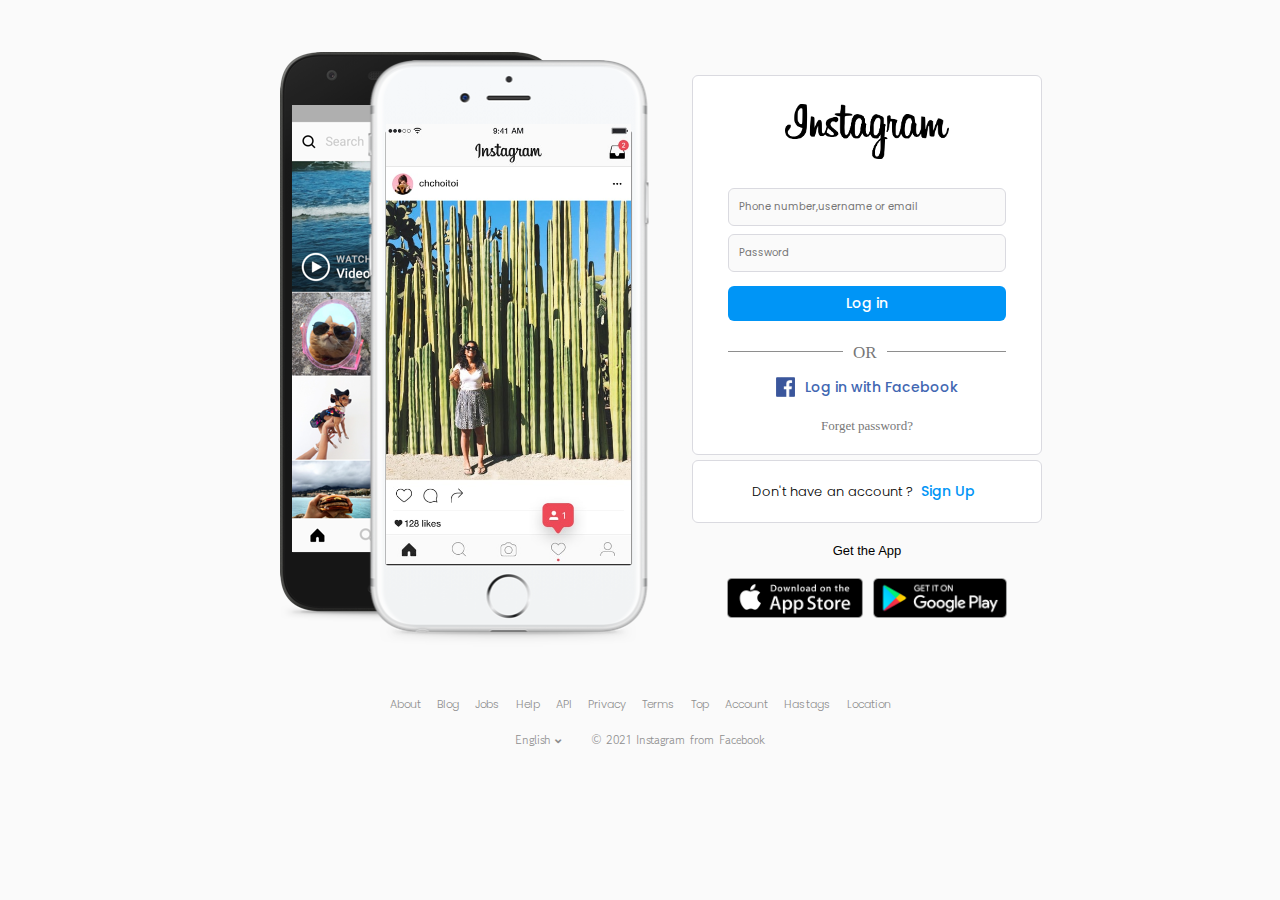
<file: instagram form design/index.html>
<!DOCTYPE html>
<html lang="en">
<head>
    <meta charset="UTF-8">
    <meta http-equiv="X-UA-Compatible" content="IE=edge">
    <meta name="viewport" content="width=device-width, initial-scale=1.0">   
    <title>Instagram |Login page</title>

    <link rel="stylesheet" href="file.css">

    <link rel="stylesheet" href="https://cdnjs.cloudflare.com/ajax/libs/font-awesome/5.15.3/css/all.min.css">

    <link rel="apple-touch-icon" sizes="180x180" href="data/favicon_io/apple-touch-icon.png">
<link rel="icon" type="image/png" sizes="32x32" href="data/favicon_io/favicon-32x32.png">
<link rel="icon" type="image/png" sizes="16x16" href="data/favicon_io/favicon-16x16.png">
<link rel="manifest" href="data/favicon_io/site.webmanifest">
</head>
<body>
    <div class="container">
        <div class="image">
            <img src="data/screen.png" class="seton" alt="">
            <div class="setimg"></div>
        </div>
        <div class="content-box">
            <div class="box-1">
                <img src="data/i.png" class="i" alt="">
                <div class="input-box">
                    <input type="text" autofocus placeholder="Phone number,username or email">
                </div>               
                <div class="input-box">
                    <input type="password" autofocus placeholder="Password">
                </div>  
                <button type="submit">Log in</button> 
                
                <div class="line"></div>
                
                <div class="fb">
                    <img src="data/fb.png" alt="">
                    Log in with Facebook
                </div>

                <div class="forget">
                    Forget password?
                </div>
            </div>           
            <div class="box-2">
                Don't have an account ? <a href="#">Sign Up</a>
            </div>           
            <div class="box-3">
                <p>Get the App</p>
                <div class="imgbx">
                    <img src="data/app1.png" alt="no image">
                    <img src="data/app2.png" alt="no image">
                </div>
            </div>           
        </div>     
        
    </div>
    <div class="footer1">
        <ul class="list1">
            <li>About</li>
            <li>Blog</li>
            <li>Jobs</li>
            <li>Help</li>
            <li>API</li>
            <li>Privacy</li>
            <li>Terms</li>
            <li>Top</li>
            <li>Account</li>
            <li>Hastags</li>
            <li>Location</li>
        </ul>
        <ul class="list2">
            <li>English <i class="fa fa-angle-down"></i></li>
            <li>&copy; 2021 Instagram from Facebook</li>
        </ul>
    </div>
</body>
</html>
</file>
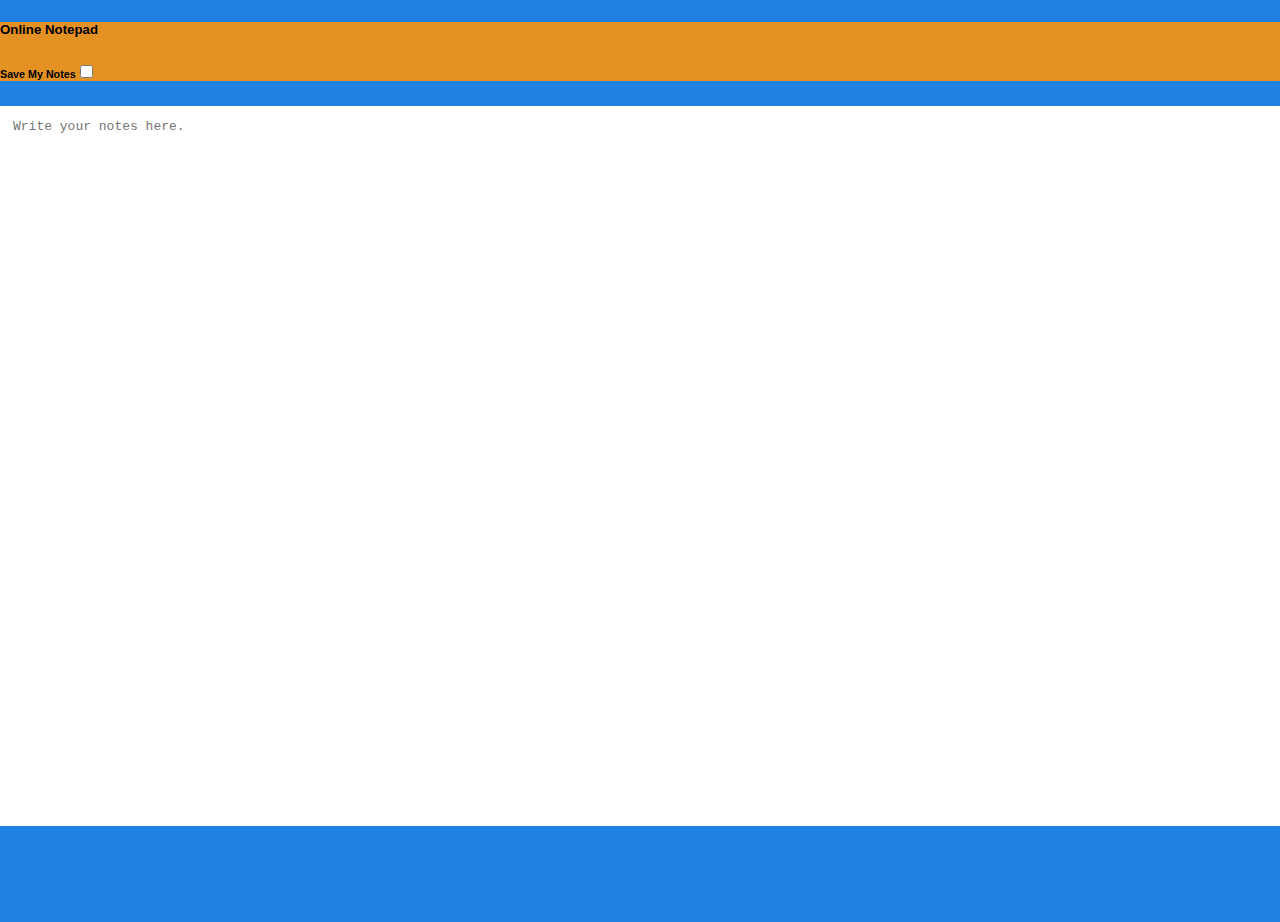
<file: Online Notepad/index.html>
<!DOCTYPE html>
<html lang="en">
<head>
    <meta charset="UTF-8">
    <meta http-equiv="X-UA-Compatible" content="IE=edge">
    <meta name="viewport" content="width=device-width, initial-scale=1.0">
    <link href="https://cdn.jsdelivr.net/npm/bootstrap@5.0.1/dist/css/bootstrap.min.css" rel="stylesheet" integrity="sha384-+0n0xVW2eSR5OomGNYDnhzAbDsOXxcvSN1TPprVMTNDbiYZCxYbOOl7+AMvyTG2x" crossorigin="anonymous">
    <link rel="stylesheet" href="style.css">
    <title>Number of days in month checker</title>
</head>
<body>
    <div class="card" id="">
        <div id="child" class="card-header d-flex justify-content-between">
            <h5 id="heading">Online Notepad</h5>
            <h6>Save My Notes<input class="ms-2" id="feature-flag" type="checkbox"></h6>
        </div>
        <textarea id="textarea" style="resize: none; height: 80vh;" class="border-0 card-body overflow-scroll" placeholder="Write your notes here."></textarea>
    </div>
    <script src="script.js"></script>
</body>
</html>
</file>
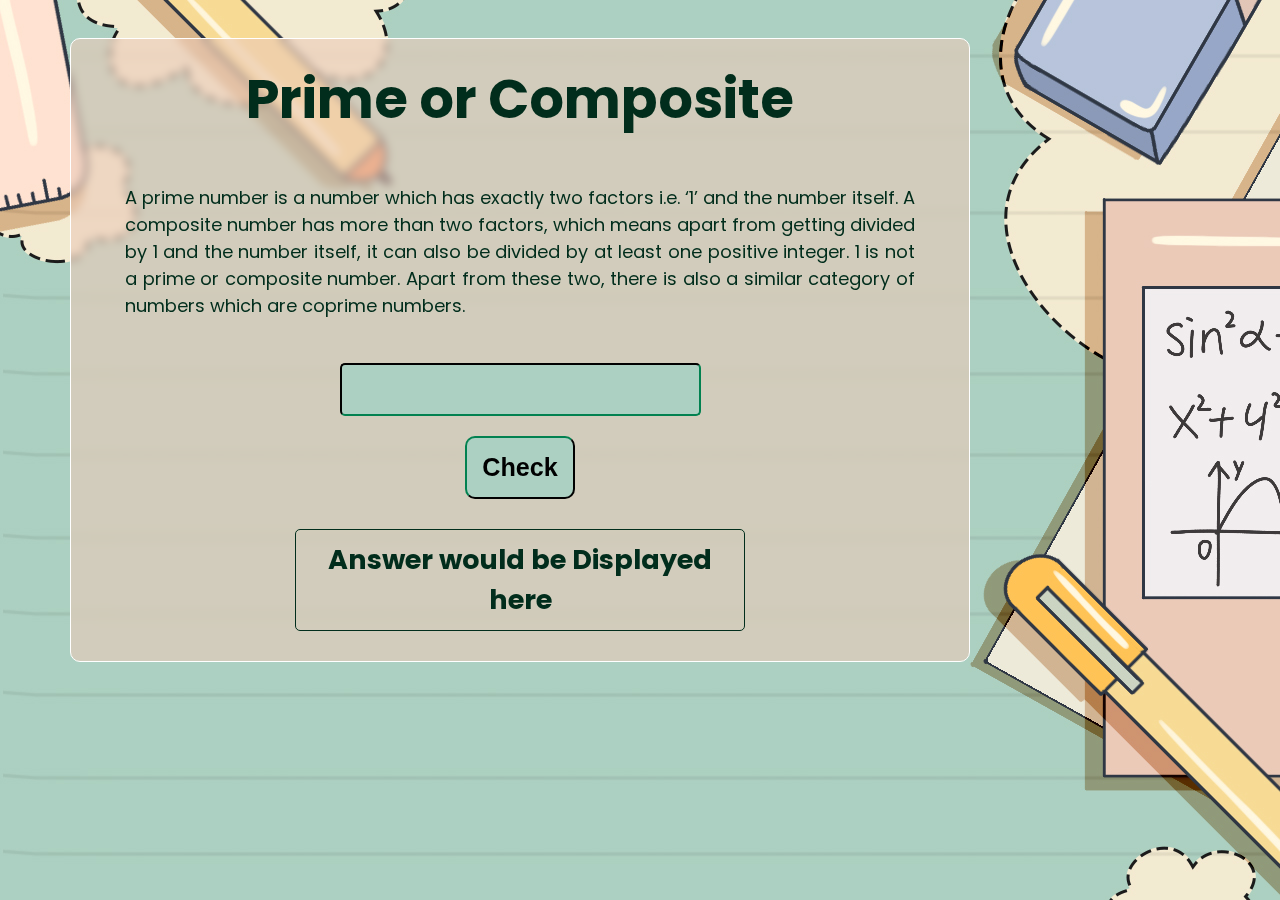
<file: prime number checker/index.html>
<!DOCTYPE html>
<html lang="en">
<head>
   <!-- meta tags -->
   <meta charset="UTF-8">
   <meta http-equiv="X-UA-Compatible" content="IE=edge">
   <meta name="viewport" content="width=device-width, initial-scale=1.0">
   <meta name="description" content="A website to check the ">
   <!-- links  -->
   <link rel="shortcut icon" href="fav-icon.png" type="image/x-icon">
   <link rel="stylesheet" href="styles.css">
   <script src="main.js"></script>
   <!-- title -->
   <title>Prime or Composite</title>
</head>

<body>
   <div class="container">
      <div class="form">
      <h1>Prime or Composite</h1>
      <p>A prime number is a number which has exactly two factors i.e. ‘1’ and the number itself. A composite number has more than two factors, which means apart from getting divided by 1 and the number itself, it can also be divided by at least one positive integer. 1 is not a prime or composite number. Apart from these two, there is also a similar category of numbers which are coprime numbers.</p>
      <input type="text" id="num"> <br>
      <button onclick="prime()" >Check</button>
      <h2 id="ans">Answer would be Displayed here</h2>
   </div>
   </div>
</body>
</html>
</file>
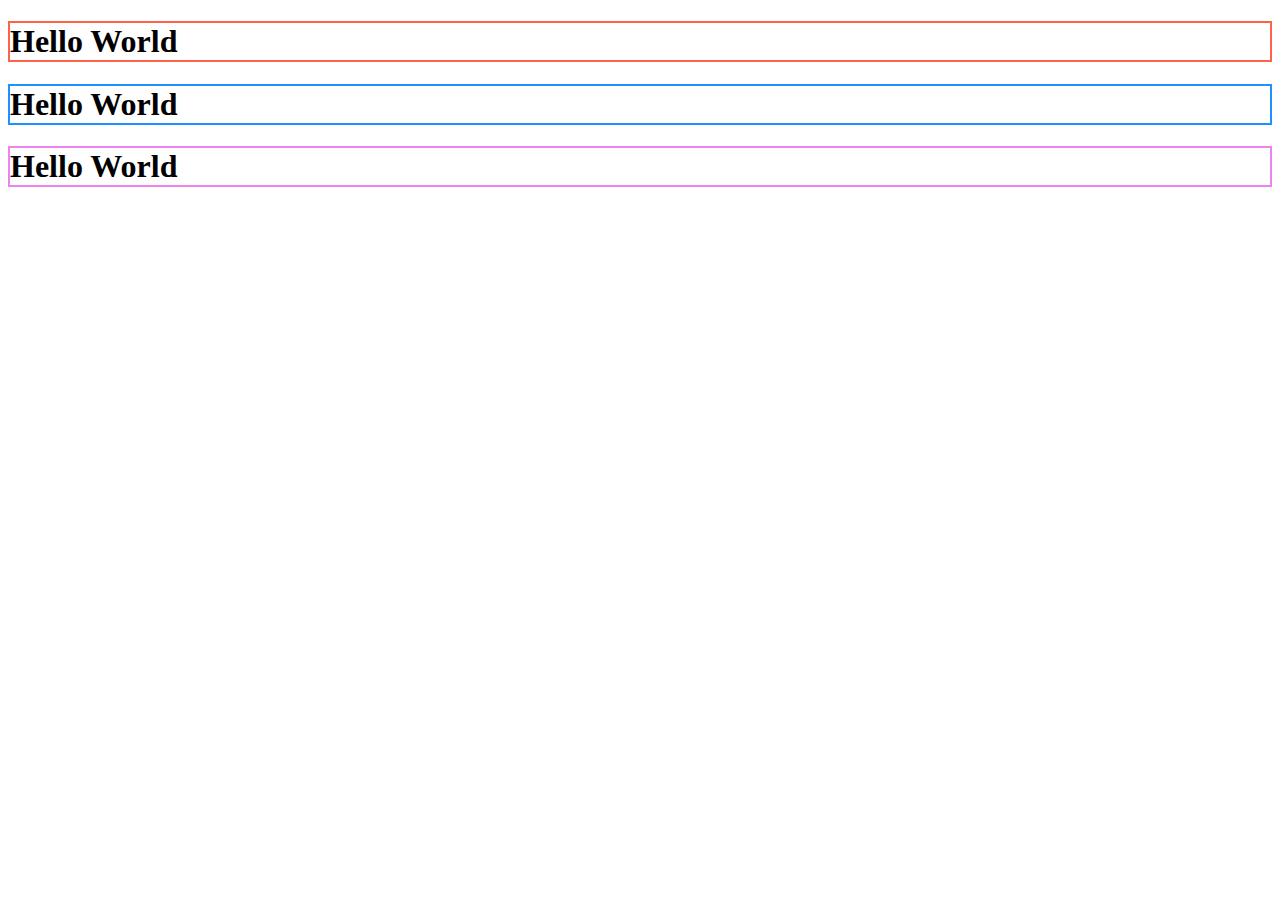
<file: BORDER COLOR.html>
<!DOCTYPE html>
<html>
<body>

<h1 style="border: 2px solid Tomato;">Hello World</h1>

<h1 style="border: 2px solid DodgerBlue;">Hello World</h1>

<h1 style="border: 2px solid Violet;">Hello World</h1>

</body>
</html>
</file>
<file: instagram form design/file.css>
@import url("https://fonts.googleapis.com/css2?family=Poppins:wght@300;400;500;700&display=swap");
@import url('https://fonts.googleapis.com/css2?family=Gowun+Dodum&display=swap');
/* font-family: 'Gowun Dodum', sans-serif; */


* {
  margin: 0;
  padding: 0;
  box-sizing: border-box;
  text-decoration: none;
}
body {
  background-color: #fafafa;
}

.container {
  display: flex;
  align-items: center;
  justify-content: center;
  margin: 35px auto;
}

.container .image {
  display: flex;
  align-items: center;
  justify-content: center;
  position: relative;
}

.container .content-box {
  padding-top: 5px;
}

.container .content-box .box-1 {
  width: 350px;
  padding: 20px 35px;
  border: 1px solid #dadae0;
  border-radius: 6px;
  background: #fff;
}

.container .content-box .box-1 .i {
  display: flex;
  height: 55px;
  margin: 8px auto 25px;
}

.container .content-box .box-1 input {
  padding: 10px;
  margin: 4px auto;
  width: 100%;
  outline: none;
  border-radius: 6px;
  border: 1px solid #dadae0;
  font-size: 10px;
  background: #fafafa;
  font-family: "Poppins", sans-serif;
}

.container .content-box .box-1 button {
  padding: 7px;
  margin: 10px auto 20px;
  background: #0095f6;
  color: #fff;
  width: 100%;
  outline: none;
  border-radius: 6px;
  border: none;
  font-size: 14px;
  cursor: pointer;
  font-family: "Poppins", sans-serif;
  font-weight: 500;
}

.container .content-box .box-1 button:hover {
  background: #0189e4;
}

.container .content-box .box-1 .line {
  height: 1px;
  width: 100%;
  background: #8e8e8e;
  margin: 10px 0;
  position: relative;
}

.container .content-box .box-1 .line::before {
  content: "OR";
  position: absolute;
  top: -18px;
  left: 115px;
  padding: 10px;
  color: #777;
  background: #fff;
  font-size: 17px;
}

.container .content-box .box-1 .fb {
  margin: 25px auto 10px;
  display: flex;
  justify-content: center;
  font-size: 14px;
  color: #4267b2;
  font-weight: 450;
  font-family: "Poppins", sans-serif;
}

.container .content-box .box-1 .fb img {
  height: 20px;
  margin-right: 10px;
}

.container .content-box .box-1 .forget {
  margin-top: 20px;
  display: flex;
  justify-content: center;
  font-size: 13px;
  color: #777;
}

.container .content-box .box-2 {
  margin: 5px auto 10px;
  width: 350px;
  padding: 20px 30px;
  border: 1px solid #dadae0;
  border-radius: 6px;
  background: #fff;
  display: flex;
  justify-content: center;
  align-items: center;
  font-family: "Poppins", sans-serif;
  font-size: 13px;
  font-weight: 300;
}

.container .content-box .box-2 a {
  font-size: 14px;
  font-weight: 500;
  margin: 0 8px;
  color: #0095f6;
  cursor: pointer;
}

.container .content-box .box-3 p {
  display: flex;
  align-items: center;
  justify-content: center;
  margin: 20px 0;
  font-family: sans-serif;
  font-size: 13px;
  font-weight: 300;
}

.container .content-box .box-3 .imgbx {
  display: flex;
  align-items: center;
  justify-content: center;
}

.container .content-box .box-3 img {
  margin: 0 5px;
  height: 40px;
}

/* Image setting at phone  */
.seton {
  position: relative;
}

.setimg {
  position: absolute;
  right: 61px;
  background: url("data/in1.jpg");
  background-position: center;
  background-size: cover;
  height: 440px;
  width: 245px;
  z-index: 1;
  transition: 0s;

  animation-name: animate;
  animation-direction: alternate-reverse;
  animation-duration: 20s;
  animation-fill-mode: forwards;
  animation-iteration-count: infinite;
  animation-play-state: running;
  /* animation-timing-function: ease; */
}

@keyframes animate {
  0% {
    background: url("data/in1.jpg");
    background-position: center;
    background-size: cover;
  }
  25% {
    background: url("data/in2.jpg");
    background-position: center;
    background-size: cover;
  }
  50% {
    background: url("data/in3.jpg");
    background-position: center;
    background-size: cover;
  }
  75% {
    background: url("data/in4.jpg");
    background-position: center;
    background-size: cover;
  }
  100% {
    background: url("data/in2.jpg");
    background-position: center;
    background-size: cover;
  }
}

@media (max-width: 920px) {
  .container .image {
    display: none;
  }
}

@media (max-width: 450px) {
    body {
        background-color: #fafafa;
      }

  .container .content-box .box-1 {
    border: none;
    background-color: #fafafa;
  }
  
  .container .content-box .box-2 {
    border: none;
    background-color: #fafafa;
  }
}

.footer1{
    margin-bottom: 40px;
}


.footer1 .list1,    
.footer1 .list2{    
    display: flex;
    align-items: center;
    justify-content: center;
    flex-wrap: wrap;
    font-family: "Poppins", sans-serif;
}

.footer1 .list1 li{
    display: inline-block;
    list-style-type: none;
    padding: 8px ;
    font-size: 11px;
    color: #8e8e8e;
    font-weight: 300;
}
.footer1 .list2 li{
    display: inline-block;
    list-style-type: none;
    font-size: 12px;
    color: #8e8e8e;
    padding: 10px 15px ;
    font-family: 'Gowun Dodum', sans-serif;
}


.footer1 .list2 li i{
    font-size: 10px;       
}
</file>
<file: Online Notepad/style.css>
html {
    height: 100%;
  }
  
  body {
    height: 100%;
    margin: 0;
    padding: 0;
    background-color: rgb(32, 129, 226);
    font-family: arial, verdana, sans-serif;
  }
  
  #child{
    background-color:rgb(228, 145, 36);
  }
  
  textarea {
    width: 100%;
    height: 100%;
    font-size: 1em;
    padding: 1em;
    border: 0;
    box-sizing: border-box;
  }
</file>
<file: prime number checker/styles.css>
@import url('https://fonts.googleapis.com/css2?family=Poppins:wght@200&display=swap');

*{
   margin: 0;
   padding: 0;
   box-sizing: border-box;
}

body{
   background-image: url("background.png");
   font-size: 18px;
   font-family: 'Poppins', sans-serif;
}

.container{
   background-color: #EBCAB799;
   filter: blur(0px);
   backdrop-filter: blur(4px);
   border: 1px white solid;
   float: left;
   position: relative;
   max-width: 900px;
   border-radius: 10px;
   margin-top: 3%;
   left: 70px;
}

.form{
   padding: 10px;
   text-align: center;
   color: #012d1c;
   border-radius: 10px;
}

.form h1{
   font-size: 3em;
   margin-top: 10px;
}

.form p{
   text-align: justify;
   font-size: 1em;
   padding: 5%;
}

.form input{
   font-size: 1.4em;
   background-color: #acd0c2;
   padding: 10px;
   font-weight: bold;
   text-align: center;
   border-color: #012d1c;
   border-radius: 5px;
   margin-bottom: 20px;
   max-width: 400px;
}

.form button{
   font-size: 1.4em;
   background-color: #acd0c2;
   border-color: #012d1c;
   padding: 15px;
   border-radius: 10px;
   font-weight: bold;
   text-align: center;
   cursor: pointer;
   margin-bottom: 30px;
}

.form button:hover{
   background-color: #73b199;
   transition: 0.5s;
}


.form h2{
   font-size: 1.5em;
  border: 1px #012d1c solid;
  max-width: 450px;
  margin: auto;
  padding: 10px;
  border-radius: 5px;
  margin-bottom: 20px;
}

@media (max-width:1135px){
   
   .container{
      float: none;
      position: relative;
      max-width: 900px;
      border-radius: 10px;
      margin-top: 3%;
      margin: auto;
      left: 0px;
   }
}

@media (max-width:1135px){
   
      .form input{
         font-size: 1em;
      }
   }
</file>
